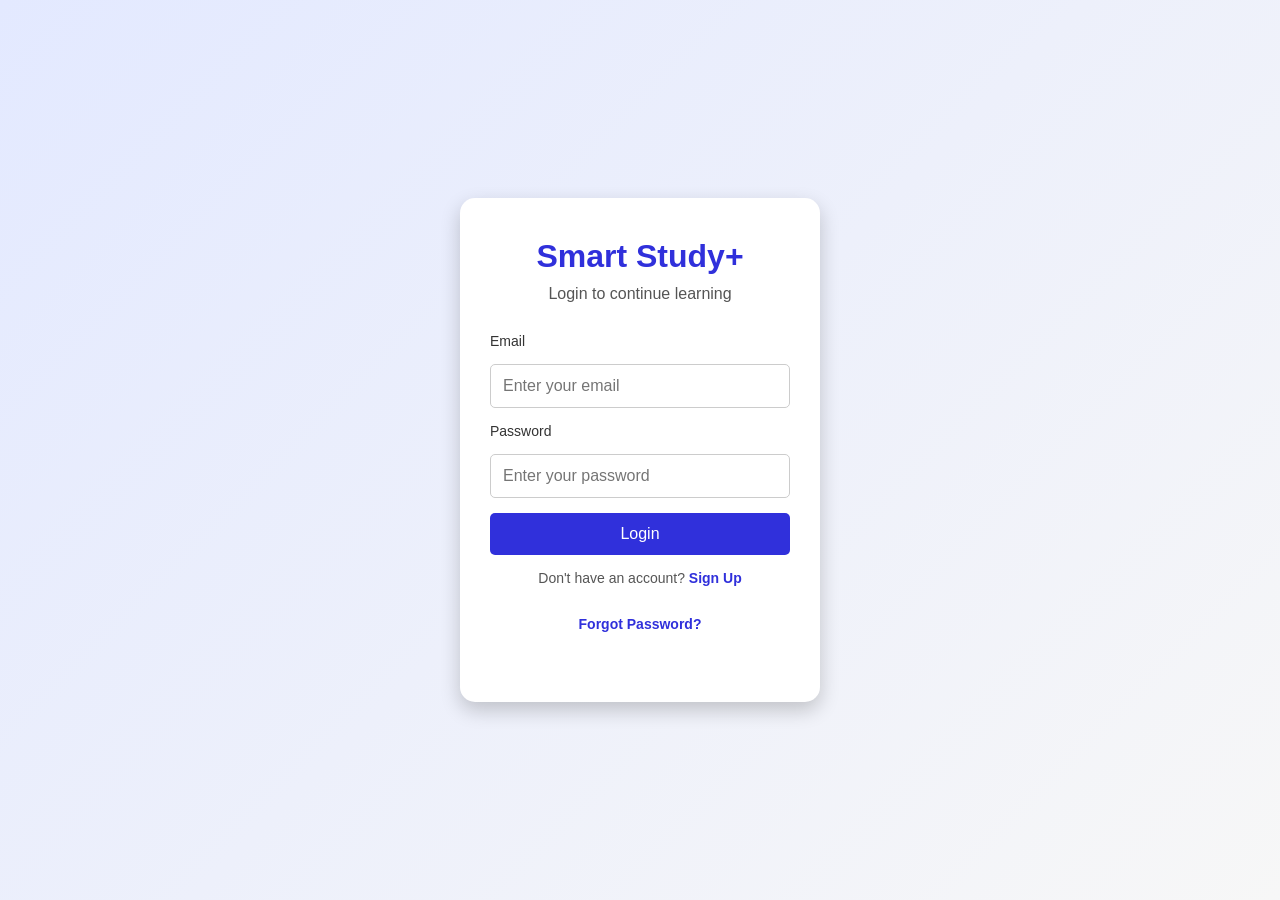
<file: login.html>
<!DOCTYPE html>
<html lang="en">
<head>
    <meta charset="UTF-8">
    <meta name="viewport" content="width=device-width, initial-scale=1.0">
    <link rel="stylesheet" href="login.css">
    <title>Smart Study+ | Login</title>
</head>
<body>
    <div class="login-container">
        <div class="login-card">
            <h1>Smart Study+</h1>
            <p>Login to continue learning</p>

            <form>
                <label for="email">Email</label>
                <input type="email" id="email" placeholder="Enter your email" required>

                <label for="password">Password</label>
                <input type="password" id="password" placeholder="Enter your password" required>

                <button type="submit" class="login-btn">Login</button>
            </form>

            <p class="signup-text">Don't have an account? <a href="signup.html">Sign Up</a></p>
            <p class="forgot-password"><a href="#">Forgot Password?</a></p>
        </div>
    </div>
    <script src="login.js"></script>
</body>
</html>
</file>
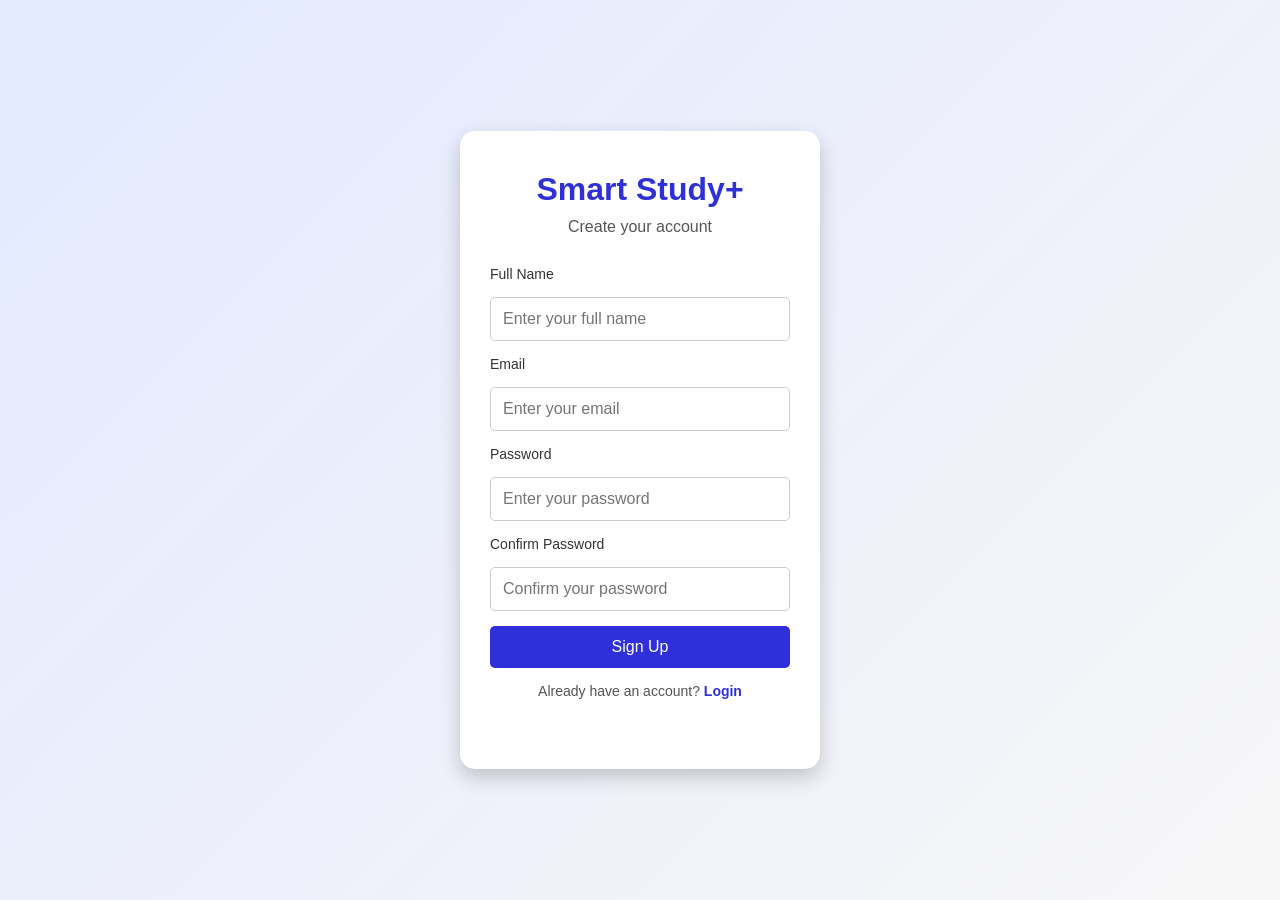
<file: signup.html>
<!DOCTYPE html>
<html lang="en">
<head>
    <meta charset="UTF-8">
    <meta name="viewport" content="width=device-width, initial-scale=1.0">
    <link rel="stylesheet" href="signup.css">
    <title>Smart Study+ | Sign Up</title>
</head>
<body>
    <div class="signup-container">
        <div class="signup-card">
            <h1>Smart Study+</h1>
            <p>Create your account</p>

            <form>
                <label for="name">Full Name</label>
                <input type="text" id="name" placeholder="Enter your full name" required>

                <label for="email">Email</label>
                <input type="email" id="email" placeholder="Enter your email" required>

                <label for="password">Password</label>
                <input type="password" id="password" placeholder="Enter your password" required>

                <label for="confirm-password">Confirm Password</label>
                <input type="password" id="confirm-password" placeholder="Confirm your password" required>

                <button type="submit" class="signup-btn">Sign Up</button>
            </form>

            <p class="login-text">Already have an account? <a href="login.html">Login</a></p>
        </div>
    </div>
    <script src="signup.js"></script>
</body>
</html>
</file>
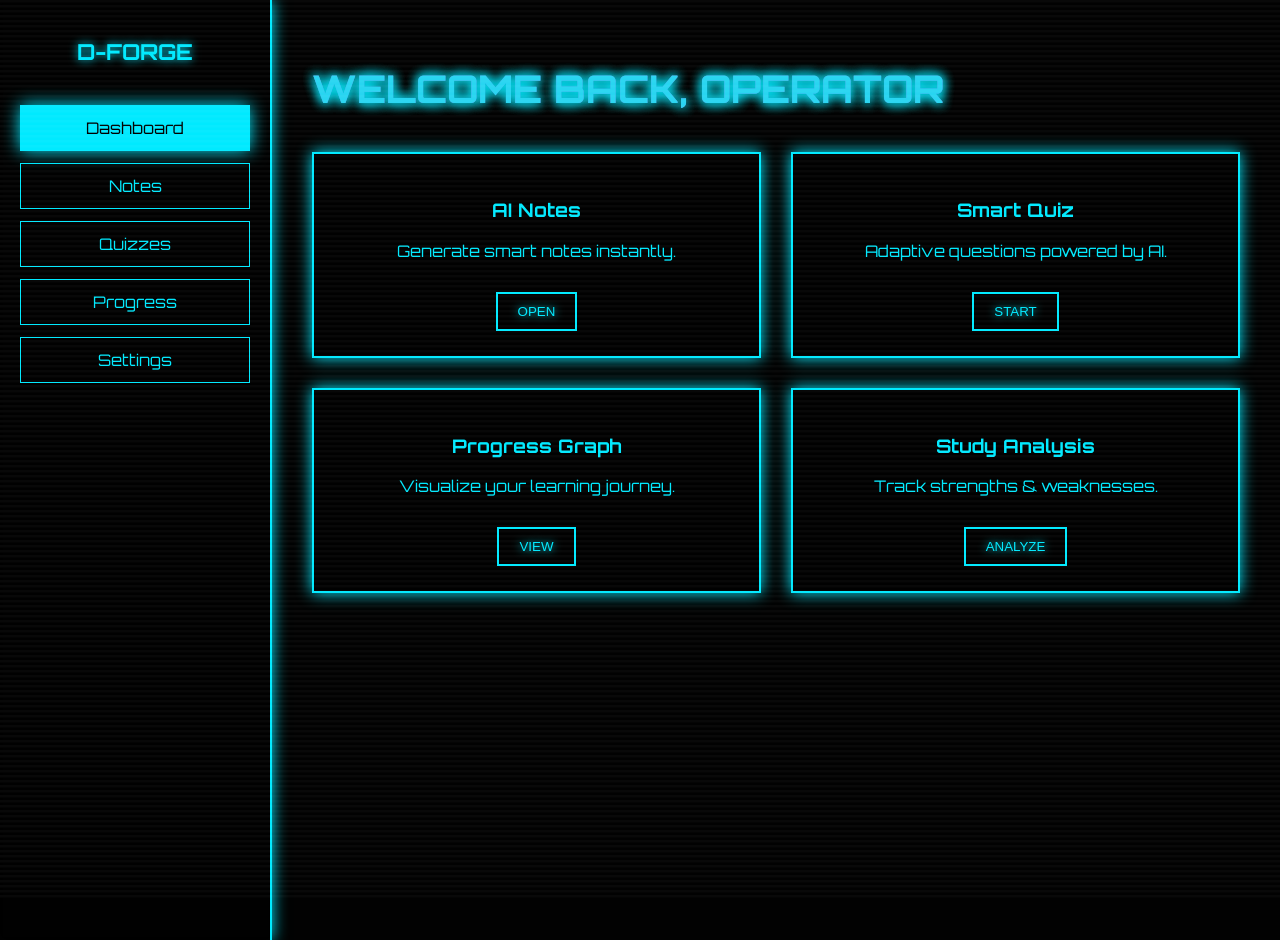
<file: dashbord_page/dashbord.html>
<!DOCTYPE html>
<html lang="en">
<head>
    <meta charset="UTF-8">
    <meta name="viewport" content="width=device-width, initial-scale=1.0">
    <title>Digital Forge | Dashboard</title>
    <link rel="stylesheet" href="dashbord.css">
</head>
<body>

    <!-- Scanlines -->
    <div class="scanlines"></div>

    <!-- Side Navigation -->
    <aside class="sidebar">
        <h2>D-FORGE</h2>
        <ul>
            <li class="active">Dashboard</li>
            <li>Notes</li>
            <li>Quizzes</li>
            <li>Progress</li>
            <li>Settings</li>
        </ul>
    </aside>

    <!-- MAIN DASHBOARD -->
    <main class="main">

        <h1 class="title glitch" data-text="WELCOME BACK, OPERATOR">
            WELCOME BACK, OPERATOR
        </h1>

        <div class="grid">

            <!-- HOLOGRAM CARD 1 -->
            <div class="card holo">
                <h3>AI Notes</h3>
                <p>Generate smart notes instantly.</p>
                <button class="btn" onclick="openNotes()">OPEN</button>
            </div>

            <!-- HOLOGRAM CARD 2 -->
            <div class="card holo">
                <h3>Smart Quiz</h3>
                <p>Adaptive questions powered by AI.</p>
                <button class="btn">START</button>
            </div>

            <!-- HOLOGRAM CARD 3 -->
            <div class="card holo">
                <h3>Progress Graph</h3>
                <p>Visualize your learning journey.</p>
                <button class="btn">VIEW</button>
            </div>

            <!-- HOLOGRAM CARD 4 -->
            <div class="card holo">
                <h3>Study Analysis</h3>
                <p>Track strengths & weaknesses.</p>
                <button class="btn">ANALYZE</button>
            </div>

        </div>
    </main>
    <script src="dashbord.js"></script>
</body>
</html>
</file>
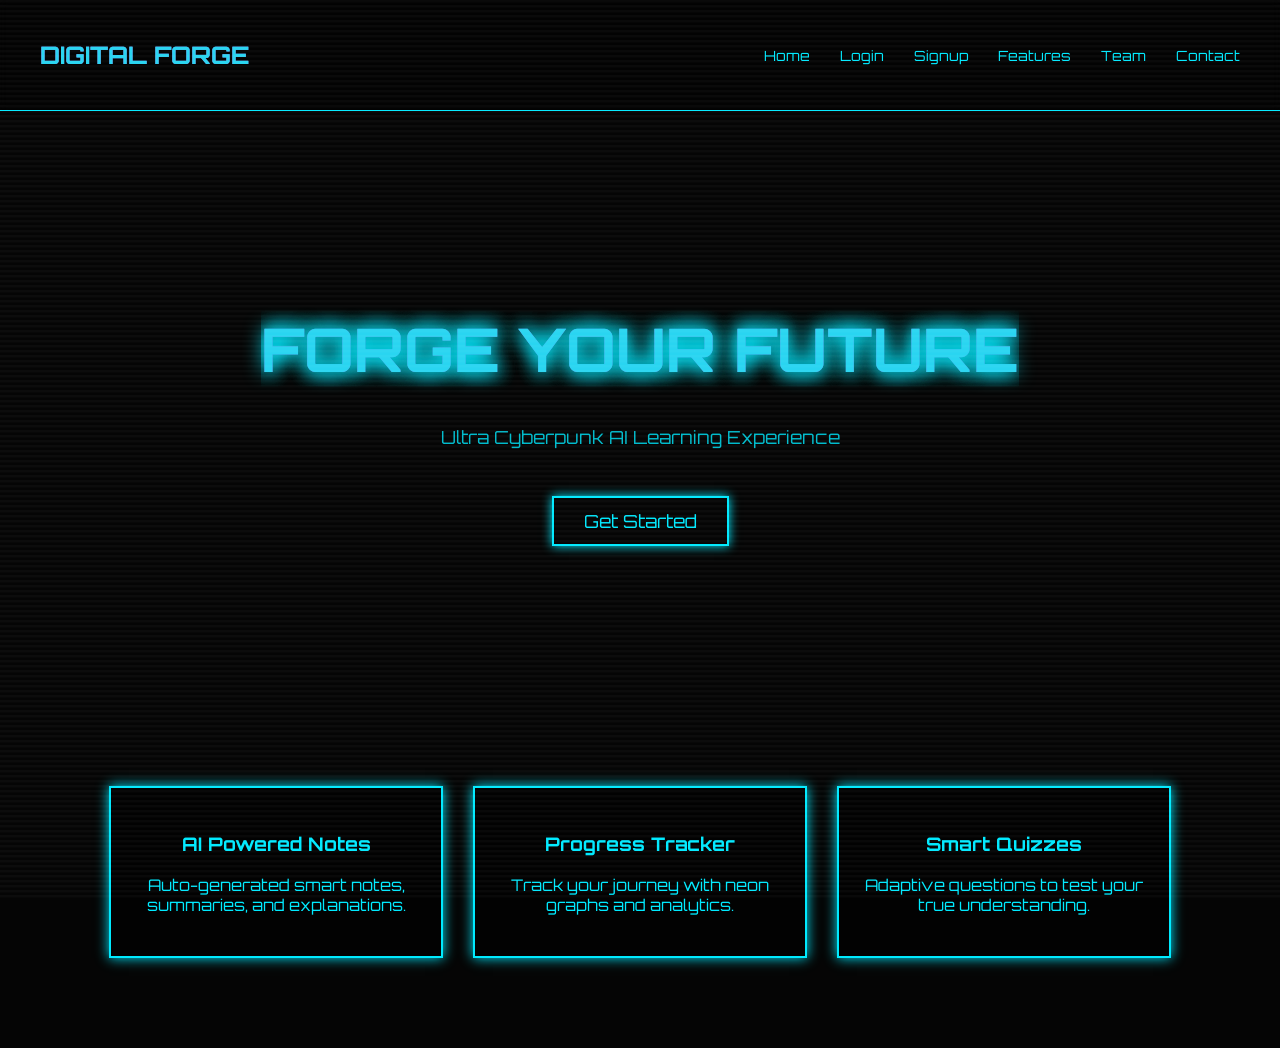
<file: home_page/homePage.html>
<!DOCTYPE html>
<html lang="en">

<head>
    <meta charset="UTF-8" />
    <meta name="viewport" content="width=device-width, initial-scale=1.0" />
    <title>Digital Forge</title>
    <link rel="stylesheet" href="homePage.css" />
</head>

<body>

    <!-- Scanline Overlay -->
    <div class="scanlines"></div>

    <!-- Navbar -->
    <nav class="navbar">
        <h1 class="logo glitch" data-text="DIGITAL FORGE">DIGITAL FORGE</h1>
        <ul>
            <li><a href="#">Home</a></li>
            <li><a href="../login_page/login.html">Login</a></li>
            <li><a href="../signup_page/signup.html">Signup</a></li>
            <li><a href="#">Features</a></li>
            <li><a href="#">Team</a></li>
            <li><a href="#">Contact</a></li>
        </ul>
    </nav>

    <!-- Hero Section -->
    <header class="hero">
        <h2 class="hero-title glitch" data-text="FORGE YOUR FUTURE">FORGE YOUR FUTURE</h2>
        <p class="hero-sub">Ultra Cyberpunk AI Learning Experience</p>

        <a href="#" class="btn-neon">Get Started</a>
    </header>

    <!-- Features Section -->
    <section class="features">
        <div class="card hologram">
            <h3>AI Powered Notes</h3>
            <p>Auto-generated smart notes, summaries, and explanations.</p>
        </div>

        <div class="card hologram">
            <h3>Progress Tracker</h3>
            <p>Track your journey with neon graphs and analytics.</p>
        </div>

        <div class="card hologram">
            <h3>Smart Quizzes</h3>
            <p>Adaptive questions to test your true understanding.</p>
        </div>
    </section>

</body>

</html>
</file>
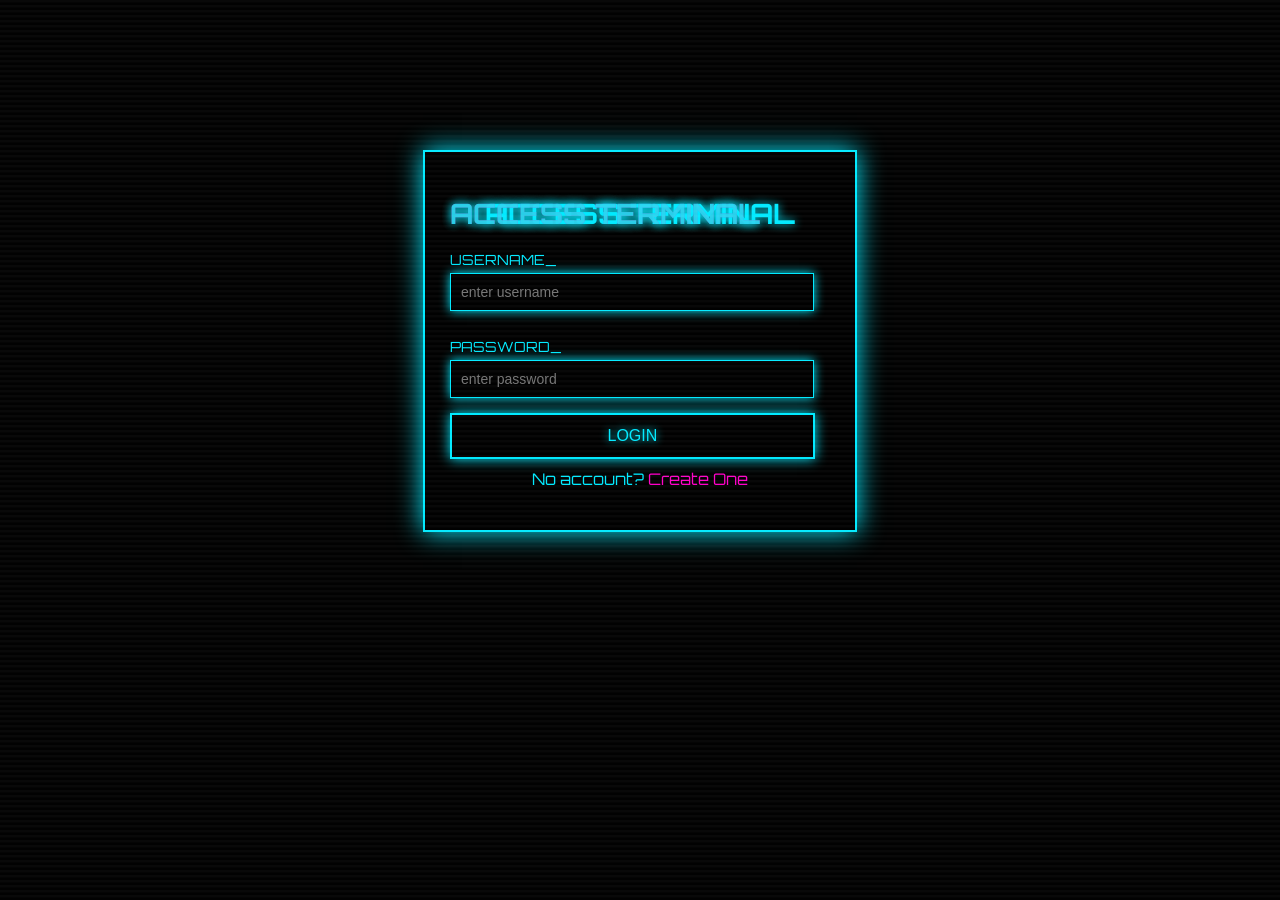
<file: login_page/login.html>
<!DOCTYPE html>
<html lang="en">

<head>
    <meta charset="UTF-8">
    <meta name="viewport" content="width=device-width, initial-scale=1.0">
    <title>Digital Forge | Login</title>
    <link rel="stylesheet" href="login.css">
</head>

<body>

    <!-- Scanlines -->
    <div class="scanlines"></div>

    <!-- Terminal Box -->
    <div class="terminal">
        <h1 class="glitch" data-text="ACCESS TERMINAL">ACCESS TERMINAL</h1>

        <form>
            <label>USERNAME_</label>
            <input id="username" type="text" placeholder="enter username">

            <label>PASSWORD_</label>
            <input id="password" type="password" placeholder="enter password">

            <button id="loginbtn" class="btn-neon">LOGIN</button>
        </form>

        <p class="signup-text">No account? <a href="#">Create One</a></p>
    </div>
    <script src="login.js"></script>
</body>

</html>
</file>
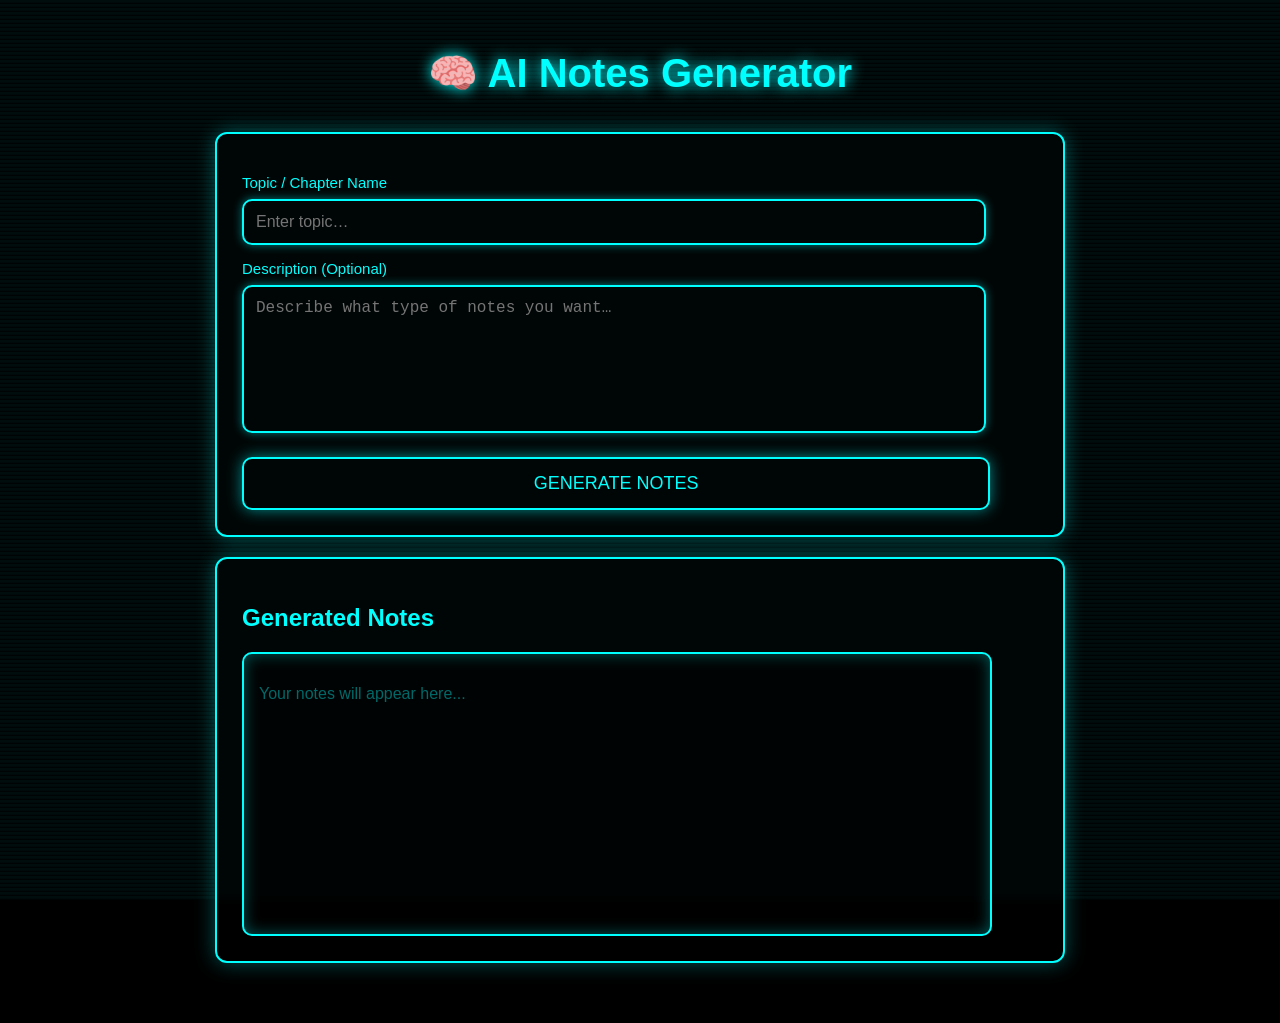
<file: note_page/note.html>
<!DOCTYPE html>
<html lang="en">

<head>
    <meta charset="UTF-8">
    <meta name="viewport" content="width=device-width, initial-scale=1.0">
    <title>Digital Forge | Notes</title>
    <link rel="stylesheet" href="note.css">
</head>

<body>

    <!-- Background Scanlines -->
    <div class="scanlines"></div>

    <div class="notes-container">

        <h1 class="title">🧠 AI Notes Generator</h1>

        <!-- Input Section -->
        <div class="input-card">
            <label class="label">Topic / Chapter Name</label>
            <input type="text" id="topicInput" placeholder="Enter topic…">

            <label class="label">Description (Optional)</label>
            <textarea id="descInput" placeholder="Describe what type of notes you want…"></textarea>

            <button class="generate-btn">Generate Notes</button>
        </div>

        <!-- Output Section -->
        <div class="output-card">
            <h2>Generated Notes</h2>
            <div id="notesOutput" class="notes-box">
                <p class="placeholder">Your notes will appear here...</p>
            </div>
        </div>

    </div>

</body>

</html>
</file>
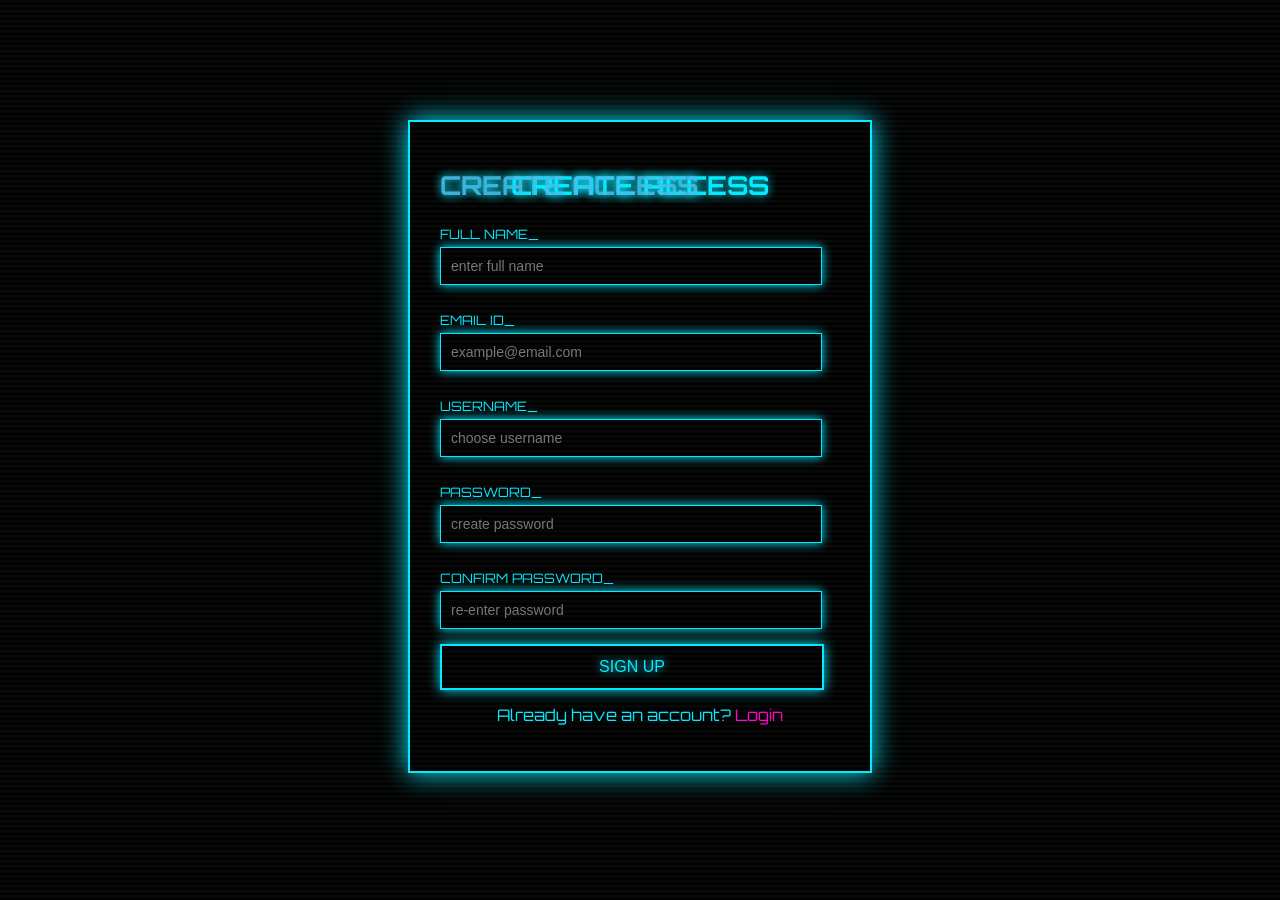
<file: signup_page/signup.html>
<!DOCTYPE html>
<html lang="en">

<head>
    <meta charset="UTF-8">
    <meta name="viewport" content="width=device-width, initial-scale=1.0">
    <title>Digital Forge | Sign Up</title>
    <link rel="stylesheet" href="signup.css">
</head>

<body>

    <!-- Scanlines -->
    <div class="scanlines"></div>

    <!-- Terminal Box -->
    <div class="terminal">
        <h1 class="glitch" data-text="CREATE ACCESS">CREATE ACCESS</h1>

        <form>
            <label>FULL NAME_</label>
            <input id="fullname" type="text" placeholder="enter full name">

            <label>EMAIL ID_</label>
            <input id="email" type="email" placeholder="example@email.com">

            <label>USERNAME_</label>
            <input id="username" type="text" placeholder="choose username">

            <label>PASSWORD_</label>
            <input id="password" type="password" placeholder="create password">

            <label>CONFIRM PASSWORD_</label>
            <input id="conformpassword" type="password" placeholder="re-enter password">

            <button id="signupbtn" class="btn-neon">SIGN UP</button>
        </form>

        <p class="signup-text">Already have an account? <a href="login.html">Login</a></p>
    </div>
    <script src="signup.js"></script>

</body>

</html>
</file>
<file: login.css>
/* Reset and body */
* {
    margin: 0;
    padding: 0;
    box-sizing: border-box;
    font-family: Arial, Helvetica, sans-serif;
}

body {
    display: flex;
    justify-content: center;
    align-items: center;
    height: 100vh;
    background: linear-gradient(135deg, #e3e9ff, #f7f7f7);
}

/* Container */
.login-container {
    width: 100%;
    max-width: 400px;
    padding: 20px;
}

/* Card */
.login-card {
    background-color: white;
    padding: 40px 30px;
    border-radius: 15px;
    box-shadow: 0 8px 20px rgba(0,0,0,0.2);
    text-align: center;
}

.login-card h1 {
    color: rgb(48, 48, 219);
    margin-bottom: 10px;
}

.login-card p {
    color: #555;
    margin-bottom: 30px;
}

/* Form */
.login-card form {
    display: flex;
    flex-direction: column;
    gap: 15px;
}

.login-card label {
    text-align: left;
    font-size: 14px;
    color: #333;
}

.login-card input {
    padding: 12px;
    border-radius: 5px;
    border: 1px solid #ccc;
    font-size: 16px;
}

.login-card input:focus {
    outline: 2px solid rgb(48, 48, 219);
}

/* Login Button */
.login-btn {
    padding: 12px;
    border: none;
    border-radius: 5px;
    background-color: rgb(48, 48, 219);
    color: white;
    font-size: 16px;
    cursor: pointer;
    transition: 0.3s ease;
}

.login-btn:hover {
    background-color: rgb(28, 28, 207);
    transform: scale(1.02);
}

/* Links */
.signup-text, .forgot-password {
    margin-top: 15px;
    font-size: 14px;
}

.signup-text a, .forgot-password a {
    color: rgb(48, 48, 219);
    text-decoration: none;
    font-weight: bold;
}

.signup-text a:hover, .forgot-password a:hover {
    text-decoration: underline;
}


@media (max-width: 500px) {
    .login-card {
        padding: 30px 20px;
    }
}
</file>
<file: signup.css>
/* Reset and body */
* {
    margin: 0;
    padding: 0;
    box-sizing: border-box;
    font-family: Arial, Helvetica, sans-serif;
}

body {
    display: flex;
    justify-content: center;
    align-items: center;
    height: 100vh;
    background: linear-gradient(135deg, #e3e9ff, #f7f7f7);
}

/* Container */
.signup-container {
    width: 100%;
    max-width: 400px;
    padding: 20px;
}

/* Card */
.signup-card {
    background-color: white;
    padding: 40px 30px;
    border-radius: 15px;
    box-shadow: 0 8px 20px rgba(0,0,0,0.2);
    text-align: center;
}

.signup-card h1 {
    color: rgb(48, 48, 219);
    margin-bottom: 10px;
}

.signup-card p {
    color: #555;
    margin-bottom: 30px;
}

/* Form */
.signup-card form {
    display: flex;
    flex-direction: column;
    gap: 15px;
}

.signup-card label {
    text-align: left;
    font-size: 14px;
    color: #333;
}

.signup-card input {
    padding: 12px;
    border-radius: 5px;
    border: 1px solid #ccc;
    font-size: 16px;
}

.signup-card input:focus {
    outline: 2px solid rgb(48, 48, 219);
}

/* Sign Up Button */
.signup-btn {
    padding: 12px;
    border: none;
    border-radius: 5px;
    background-color: rgb(48, 48, 219);
    color: white;
    font-size: 16px;
    cursor: pointer;
    transition: 0.3s ease;
}

.signup-btn:hover {
    background-color: rgb(28, 28, 207);
    transform: scale(1.02);
}

/* Links */
.login-text {
    margin-top: 15px;
    font-size: 14px;
}

.login-text a {
    color: rgb(48, 48, 219);
    text-decoration: none;
    font-weight: bold;
}

.login-text a:hover {
    text-decoration: underline;
}

/* Responsive */
@media (max-width: 500px) {
    .signup-card {
        padding: 30px 20px;
    }
}
</file>
<file: dashbord_page/dashbord.css>
@import url('https://fonts.googleapis.com/css2?family=Orbitron:wght@400;700&display=swap');

body {
    margin: 0;
    padding: 0;
    background: #020202;
    font-family: 'Orbitron', sans-serif;
    color: #00eaff;
    display: flex;
    overflow-x: hidden;
}

/* SCANLINES */
.scanlines {
    position: fixed;
    width: 100%;
    height: 100%;
    pointer-events: none;
    top: 0;
    left: 0;
    background: repeating-linear-gradient(
        to bottom,
        rgba(255,255,255,0.03) 0px,
        rgba(255,255,255,0.03) 2px,
        transparent 3px,
        transparent 5px
    );
    z-index: 200;
}

/* SIDEBAR */
.sidebar {
    width: 230px;
    height: 100vh;
    border-right: 2px solid #00eaff;
    background: rgba(0,0,0,0.5);
    backdrop-filter: blur(4px);
    padding: 20px;
    box-shadow: 0 0 15px #00eaff;
}

.sidebar h2 {
    text-align: center;
    margin-bottom: 40px;
    font-size: 22px;
    text-shadow: 0 0 10px #00eaff;
}

.sidebar ul {
    list-style: none;
    padding: 0;
}

.sidebar li {
    padding: 12px;
    margin: 12px 0;
    border: 1px solid #00eaff;
    cursor: pointer;
    transition: 0.3s;
    text-align: center;
}

.sidebar li:hover, 
.sidebar li.active {
    background: #00eaff;
    color: #000;
    box-shadow: 0 0 18px #00eaff;
}

/* MAIN AREA */
.main {
    flex: 1;
    padding: 40px;
}

/* GLITCH TITLE */
.title {
    font-size: 38px;
    margin-bottom: 40px;
    position: relative;
    text-shadow: 0 0 12px #00eaff;
}
.title::before,
.title::after {
    content: attr(data-text);
    position: absolute;
    left: 0;
    opacity: 0.8;
}
.title::before {
    color: #ff00c8;
    animation: glitch1 1.6s infinite;
}
.title::after {
    color: #00fff9;
    animation: glitch2 1.4s infinite;
}

/* GRID */
.grid {
    display: grid;
    grid-template-columns: repeat(2, 1fr);
    gap: 30px;
}

/* HOLOGRAM CARD */
.card {
    padding: 25px;
    border: 2px solid #00eaff;
    background: rgba(0, 0, 0, 0.4);
    box-shadow: 0 0 15px #00eaff;
    text-align: center;
    transition: 0.3s;
    position: relative;
}

/* HOLO EFFECT */
.holo:hover {
    transform: translateY(-10px) scale(1.05);
    border-color: #ff00c8;
    box-shadow: 0 0 28px #00eaff, 0 0 40px #ff00c8;
}

/* BUTTONS */
.btn {
    margin-top: 15px;
    padding: 10px 20px;
    border: 2px solid #00eaff;
    background: transparent;
    color: #00eaff;
    cursor: pointer;
    transition: 0.3s;
    text-shadow: 0 0 8px #00eaff;
}

.btn:hover {
    background: #00eaff;
    color: #000;
    box-shadow: 0 0 20px #00eaff;
}

/* GLITCH ANIMATION */
@keyframes glitch1 {
    0% { transform: translate(0); }
    20% { transform: translate(-3px, -2px); }
    40% { transform: translate(-2px, 2px); }
    60% { transform: translate(3px, 1px); }
    80% { transform: translate(-1px, -1px); }
    100% { transform: translate(0); }
}

@keyframes glitch2 {
    0% { transform: translate(0); }
    20% { transform: translate(2px, 1px); }
    40% { transform: translate(-1px, -1px); }
    60% { transform: translate(1px, 2px); }
    80% { transform: translate(-3px, -1px); }
    100% { transform: translate(0); }
}
</file>
<file: home_page/homePage.css>
/* GLOBAL STYLES */
@import url('https://fonts.googleapis.com/css2?family=Orbitron:wght@400;700&display=swap');

body {
    font-family: 'Orbitron', sans-serif;
    background: #050505;
    color: #00eaff;
    margin: 0;
    padding: 0;
    overflow-x: hidden;
}

/* SCANLINE EFFECT */
.scanlines {
    pointer-events: none;
    position: fixed;
    top: 0; left: 0;
    width: 100%; height: 100%;
    background: repeating-linear-gradient(
        to bottom,
        rgba(255,255,255,0.03) 0px,
        rgba(255,255,255,0.03) 2px,
        transparent 3px,
        transparent 5px
    );
    z-index: 100;
}

/* NAVBAR */
.navbar {
    display: flex;
    justify-content: space-between;
    padding: 20px 40px;
    align-items: center;
    background: rgba(0,0,0,0.4);
    backdrop-filter: blur(5px);
    border-bottom: 1px solid #00eaff;
}

.navbar ul {
    display: flex;
    gap: 30px;
    list-style: none;
}

.navbar ul li a {
    text-decoration: none;
    color: #00eaff;
    font-size: 14px;
    transition: 0.3s;
}

.navbar ul li a:hover {
    text-shadow: 0 0 10px #00eaff;
}

/* GLITCH TEXT */
.glitch {
    position: relative;
    display: inline-block;
}

.glitch::before,
.glitch::after {
    content: attr(data-text);
    position: absolute;
    left: 0;
    top: 0;
    opacity: 0.8;
    clip-path: inset(0 0 0 0);
}

.glitch::before {
    color: #ff00c8;
    animation: glitch1 1.8s infinite;
}

.glitch::after {
    color: #00fff9;
    animation: glitch2 1.6s infinite;
}

@keyframes glitch1 {
    0% { transform: translate(0); }
    20% { transform: translate(-3px, -2px); }
    40% { transform: translate(-2px, 2px); }
    60% { transform: translate(3px, 1px); }
    80% { transform: translate(-1px, -1px); }
    100% { transform: translate(0); }
}

@keyframes glitch2 {
    0% { transform: translate(0); }
    20% { transform: translate(2px, 1px); }
    40% { transform: translate(-1px, -1px); }
    60% { transform: translate(1px, 2px); }
    80% { transform: translate(-3px, -1px); }
    100% { transform: translate(0); }
}

/* HERO SECTION */
.hero {
    text-align: center;
    padding: 150px 20px;
}

.hero-title {
    font-size: 60px;
    color: #00eaff;
    text-shadow: 0 0 20px #00eaff;
}

.hero-sub {
    font-size: 18px;
    margin-top: -10px;
    opacity: 0.8;
}

/* NEON BUTTON */
.btn-neon {
    display: inline-block;
    margin-top: 30px;
    padding: 12px 30px;
    font-size: 18px;
    border: 2px solid #00eaff;
    color: #00eaff;
    background: transparent;
    text-decoration: none;
    transition: 0.3s;
    box-shadow: 0 0 10px #00eaff;
}

.btn-neon:hover {
    background: #00eaff;
    color: black;
    box-shadow: 0 0 25px #00eaff;
}

/* FEATURES SECTION */
.features {
    display: flex;
    justify-content: center;
    gap: 30px;
    margin: 70px 0;
    padding: 20px;
}

.card {
    width: 280px;
    background: rgba(0,0,0,0.5);
    padding: 25px;
    border: 2px solid #00eaff;
    text-align: center;
    transition: 0.4s;
    position: relative;
    box-shadow: 0 0 12px #00eaff;
}

/* HOLOGRAM CARD EFFECT */
.hologram:hover {
    transform: translateY(-10px) scale(1.05);
    box-shadow: 0 0 25px #00eaff, 0 0 35px #ff00c8;
    border-color: #ff00c8;
}
</file>
<file: login_page/login.css>
@import url('https://fonts.googleapis.com/css2?family=Orbitron:wght@400;700&display=swap');

body {
    margin: 0;
    padding: 0;
    background: #020202;
    font-family: 'Orbitron', sans-serif;
    color: #00eaff;
    overflow-x: hidden;
}

/* SCANLINES */
.scanlines {
    position: fixed;
    top: 0;
    left: 0;
    width: 100%;
    height: 100%;
    pointer-events: none;
    background: repeating-linear-gradient(
        to bottom,
        rgba(255,255,255,0.03) 0px,
        rgba(255,255,255,0.03) 2px,
        transparent 3px,
        transparent 5px
    );
    z-index: 50;
}

/* TERMINAL BOX */
.terminal {
    width: 380px;
    margin: 150px auto;
    padding: 25px;
    border: 2px solid #00eaff;
    box-shadow: 0 0 25px #00eaff;
    background: rgba(0, 0, 0, 0.5);
    text-align: left;
    position: relative;
}

.terminal:hover {
    box-shadow: 0 0 30px #00eaff, 0 0 55px #ff00c8;
    border-color: #ff00c8;
    transition: 0.3s;
}

/* GLITCH TEXT */
.glitch {
    font-size: 28px;
    text-align: center;
    margin-bottom: 20px;
    position: relative;
    text-shadow: 0 0 10px #00eaff;
}

.glitch::before,
.glitch::after {
    content: attr(data-text);
    position: absolute;
    left: 0;
    opacity: 0.8;
}

.glitch::before {
    animation: glitch1 1.7s infinite;
    color: #ff00c8;
}

.glitch::after {
    animation: glitch2 1.4s infinite;
    color: #00fff9;
}

@keyframes glitch1 {
    0% { transform: translate(0); }
    20% { transform: translate(-3px, -2px); }
    40% { transform: translate(-2px, 2px); }
    60% { transform: translate(3px, 1px); }
    80% { transform: translate(-1px, -1px); }
    100% { transform: translate(0); }
}

@keyframes glitch2 {
    0% { transform: translate(0); }
    20% { transform: translate(2px, 1px); }
    40% { transform: translate(-1px, -1px); }
    60% { transform: translate(1px, 2px); }
    80% { transform: translate(-3px, -1px); }
    100% { transform: translate(0); }
}

/* FORM */
label {
    display: block;
    margin: 12px 0 5px;
    color: #00eaff;
    font-size: 14px;
}

input {
    width: 90%;
    padding: 10px;
    background: transparent;
    border: 1px solid #00eaff;
    color: #00eaff;
    font-size: 14px;
    outline: none;
    margin-bottom: 15px;
    box-shadow: 0 0 10px #00eaff;
}

input:focus {
    border-color: #ff00c8;
    box-shadow: 0 0 18px #ff00c8;
}

/* NEON BUTTON */
.btn-neon {
    width: 96%;
    padding: 12px;
    background: transparent;
    border: 2px solid #00eaff;
    color: #00eaff;
    cursor: pointer;
    font-size: 16px;
    text-shadow: 0 0 8px #00eaff;
    transition: 0.3s;
    box-shadow: 0 0 12px #00eaff;
}

.btn-neon:hover {
    background: #00eaff;
    color: #000;
    box-shadow: 0 0 25px #00eaff;
}

/* SIGNUP LINK */
.signup-text {
    text-align: center;
    margin-top: 10px;
}

.signup-text a {
    color: #ff00c8;
    text-decoration: none;
}

.signup-text a:hover {
    text-shadow: 0 0 10px #ff00c8;
}
</file>
<file: note_page/note.css>
/* Global cyberpunk fonts & background */
body {
    margin: 0;
    padding: 0;
    background: black;
    color: #0ff;
    font-family: 'Orbitron', sans-serif;
    overflow-x: hidden;
}

/* Moving scanline background */
.scanlines {
    position: fixed;
    top: 0;
    left: 0;
    width: 100%;
    height: 100%;
    pointer-events: none;
    background: repeating-linear-gradient(to bottom, rgba(0, 255, 255, 0.05), rgba(0, 255, 255, 0.05) 2px, transparent 4px);
    animation: moveScan 5s linear infinite;
}

@keyframes moveScan {
    0% {
        transform: translateY(-30px);
    }

    100% {
        transform: translateY(30px);
    }
}

/* Main container */
.notes-container {
    width: 90%;
    max-width: 850px;
    margin: 50px auto 60px;
}

/* Title */
.title {
    text-align: center;
    font-size: 40px;
    color: #0ff;
    text-shadow: 0 0 15px #0ff;
    margin-bottom: 35px;
}

/* Cards */
.input-card,
.output-card {
    background: rgba(0, 0, 0, 0.4);
    border: 2px solid #0ff;
    padding: 25px;
    margin-top: 20px;
    border-radius: 12px;
    box-shadow: 0 0 20px #0ff5;
    backdrop-filter: blur(4px);
}

/* Labels */
.label {
    font-size: 15px;
    margin-top: 15px;
    display: block;
}

/* Text fields */
input,
textarea {
    width: 90%;
    margin-top: 8px;
    padding: 12px;
    font-size: 16px;
    border: 2px solid #0ff;
    border-radius: 10px;
    background: transparent;
    color: #0ff;
    outline: none;
    box-shadow: 0 0 10px #0ff7;
}

/* Textarea height */
textarea {
    height: 120px;
    resize: none;
}

/* Generate Button */
.generate-btn {
    width: 94%;
    margin-top: 20px;
    padding: 14px;
    font-size: 18px;
    text-transform: uppercase;
    border: 2px solid #0ff;
    color: #0ff;
    background: transparent;
    border-radius: 10px;
    cursor: pointer;
    box-shadow: 0 0 15px #0ff8;
    transition: 0.2s;
}

.generate-btn:hover {
    background: #0ff;
    color: black;
    box-shadow: 0 0 25px #0ff;
}

/* Output Notes Box */
.notes-box {
    width: 90%;
    height: 250px;
    overflow-y: auto;
    padding: 15px;
    margin-top: 10px;
    border: 2px solid #0ff;
    border-radius: 10px;
    background: rgba(0, 0, 0, 0.3);
    box-shadow: inset 0 0 15px #0ff5;
}

/* Placeholder style */
.placeholder {
    opacity: 0.4;
}
</file>
<file: signup_page/signup.css>
@import url('https://fonts.googleapis.com/css2?family=Orbitron:wght@400;700&display=swap');

body {
    margin: 0;
    padding: 0;
    background: #020202;
    font-family: 'Orbitron', sans-serif;
    color: #00eaff;
    overflow-x: hidden;
}

/* SCANLINES */
.scanlines {
    position: fixed;
    top: 0;
    left: 0;
    width: 100%;
    height: 100%;
    pointer-events: none;
    background: repeating-linear-gradient(
        to bottom,
        rgba(255,255,255,0.03) 0px,
        rgba(255,255,255,0.03) 2px,
        transparent 3px,
        transparent 5px
    );
    z-index: 50;
}

/* TERMINAL BOX */
.terminal {
    width: 400px;
    margin: 120px auto;
    padding: 30px;
    border: 2px solid #00eaff;
    box-shadow: 0 0 25px #00eaff;
    background: rgba(0, 0, 0, 0.55);
    position: relative;
}

.terminal:hover {
    border-color: #ff00c8;
    box-shadow: 0 0 30px #00eaff, 0 0 55px #ff00c8;
    transition: 0.3s;
}

/* GLITCH TITLE */
.glitch {
    font-size: 26px;
    text-align: center;
    margin-bottom: 25px;
    position: relative;
    color: #00eaff;
    text-shadow: 0 0 10px #00eaff;
}

.glitch::before,
.glitch::after {
    content: attr(data-text);
    position: absolute;
    left: 0;
    opacity: 0.7;
}

.glitch::before {
    animation: glitch1 1.7s infinite;
    color: #ff00c8;
}

.glitch::after {
    animation: glitch2 1.4s infinite;
    color: #00fff9;
}

@keyframes glitch1 {
    0% { transform: translate(0); }
    20% { transform: translate(-3px, -2px); }
    40% { transform: translate(-2px, 2px); }
    60% { transform: translate(3px, 1px); }
    80% { transform: translate(-1px, -1px); }
    100% { transform: translate(0); }
}

@keyframes glitch2 {
    0% { transform: translate(0); }
    20% { transform: translate(2px, 1px); }
    40% { transform: translate(-1px, -1px); }
    60% { transform: translate(1px, 2px); }
    80% { transform: translate(-3px, -1px); }
    100% { transform: translate(0); }
}

/* INPUT FIELDS */
label {
    display: block;
    margin: 12px 0 5px;
    color: #00eaff;
    font-size: 13px;
}

input {
    width: 90%;
    padding: 10px;
    background: transparent;
    border: 1px solid #00eaff;
    color: #00eaff;
    box-shadow: 0 0 10px #00eaff;
    font-size: 14px;
    outline: none;
    margin-bottom: 15px;
}

input:focus {
    border-color: #ff00c8;
    box-shadow: 0 0 18px #ff00c8;
}

/* NEON BUTTON */
.btn-neon {
    width: 96%;
    padding: 12px;
    border: 2px solid #00eaff;
    background: transparent;
    color: #00eaff;
    cursor: pointer;
    font-size: 16px;
    text-shadow: 0 0 8px #00eaff;
    box-shadow: 0 0 12px #00eaff;
    transition: 0.3s;
}

.btn-neon:hover {
    background: #00eaff;
    color: #000;
    box-shadow: 0 0 25px #00eaff;
}

/* LOGIN LINK */
.signup-text {
    text-align: center;
    margin-top: 15px;
}

.signup-text a {
    color: #ff00c8;
    text-decoration: none;
}

.signup-text a:hover {
    text-shadow: 0 0 10px #ff00c8;
}
</file>
